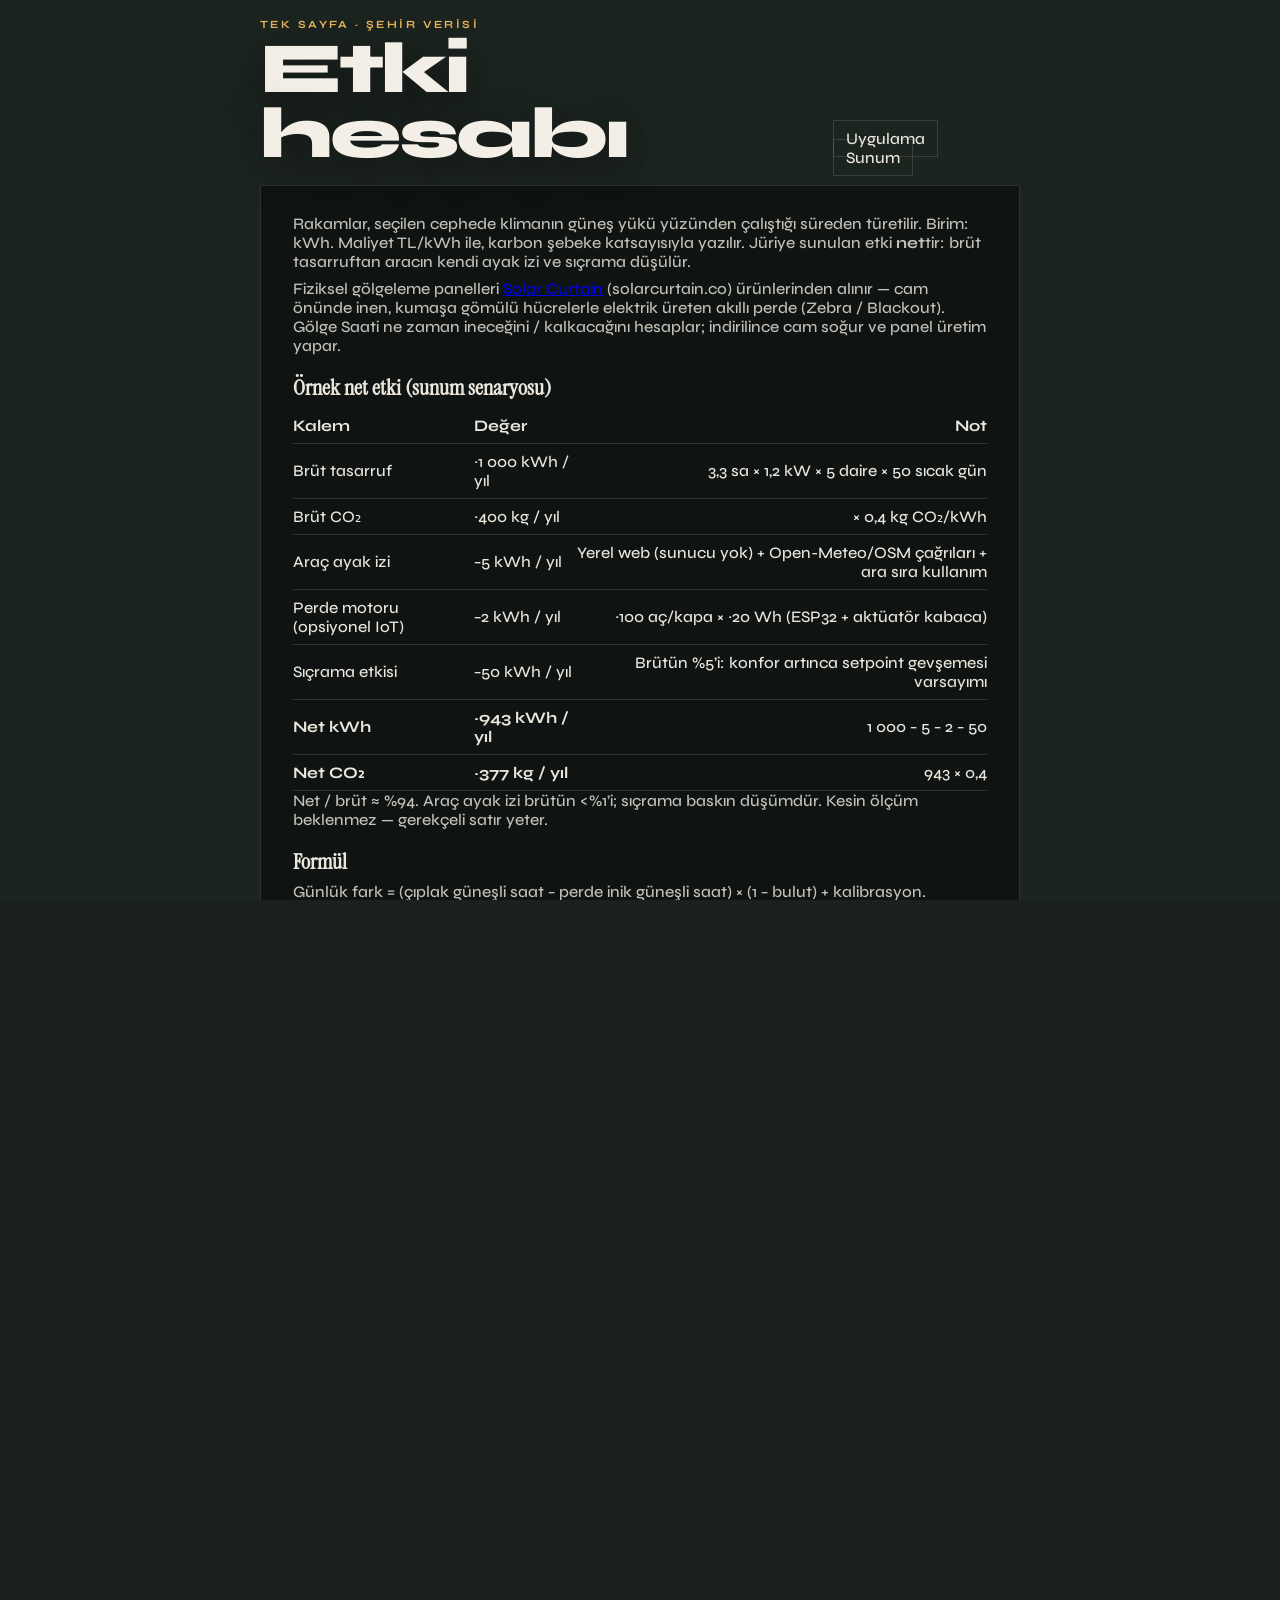
<file: etki.html>
<!DOCTYPE html>
<html lang="tr">
<head>
  <meta charset="utf-8">
  <meta name="viewport" content="width=device-width, initial-scale=1">
  <title>Gölge Saati · Etki</title>
  <link rel="stylesheet" href="css/stil.css">
</head>
<body class="kagit-sayfa">
  <header class="tepe">
    <div>
      <p class="ust">Tek sayfa · Şehir verisi</p>
      <h1>Etki hesabı</h1>
    </div>
    <nav>
      <a href="index.html">Uygulama</a>
      <a href="sunum.html">Sunum</a>
    </nav>
  </header>
  <article class="sayfa">
    <p>Rakamlar, seçilen cephede klimanın güneş yükü yüzünden çalıştığı süreden türetilir. Birim: kWh. Maliyet TL/kWh ile, karbon şebeke katsayısıyla yazılır. Jüriye sunulan etki <strong>net</strong>tir: brüt tasarruftan aracın kendi ayak izi ve sıçrama düşülür.</p>
    <p>Fiziksel gölgeleme panelleri <a href="https://solarcurtain.co" target="_blank" rel="noopener noreferrer">Solar Curtain</a> (solarcurtain.co) ürünlerinden alınır — cam önünde inen, kumaşa gömülü hücrelerle elektrik üreten akıllı perde (Zebra / Blackout). Gölge Saati ne zaman ineceğini / kalkacağını hesaplar; indirilince cam soğur ve panel üretim yapar.</p>

    <h2>Örnek net etki (sunum senaryosu)</h2>
    <table>
      <thead>
        <tr><th>Kalem</th><th>Değer</th><th>Not</th></tr>
      </thead>
      <tbody>
        <tr><td>Brüt tasarruf</td><td>~1&nbsp;000 kWh / yıl</td><td>3,3 sa × 1,2 kW × 5 daire × 50 sıcak gün</td></tr>
        <tr><td>Brüt CO₂</td><td>~400 kg / yıl</td><td>× 0,4 kg CO₂/kWh</td></tr>
        <tr><td>Araç ayak izi</td><td>−5 kWh / yıl</td><td>Yerel web (sunucu yok) + Open-Meteo/OSM çağrıları + ara sıra kullanım</td></tr>
        <tr><td>Perde motoru (opsiyonel IoT)</td><td>−2 kWh / yıl</td><td>~100 aç/kapa × ~20 Wh (ESP32 + aktüatör kabaca)</td></tr>
        <tr><td>Sıçrama etkisi</td><td>−50 kWh / yıl</td><td>Brütün %5’i: konfor artınca setpoint gevşemesi varsayımı</td></tr>
        <tr><td><strong>Net kWh</strong></td><td><strong>~943 kWh / yıl</strong></td><td>1&nbsp;000 − 5 − 2 − 50</td></tr>
        <tr><td><strong>Net CO₂</strong></td><td><strong>~377 kg / yıl</strong></td><td>943 × 0,4</td></tr>
      </tbody>
    </table>
    <p>Net / brüt ≈ %94. Araç ayak izi brütün &lt;%1’i; sıçrama baskın düşümdür. Kesin ölçüm beklenmez — gerekçeli satır yeter.</p>

    <h2>Formül</h2>
    <p>Günlük fark = (çıplak güneşli saat − perde inik güneşli saat) × (1 − bulut) + kalibrasyon.</p>
    <p>Yıllık brüt kWh = Σ (günlük fark × klima kW × daire × ayın efektif sıcak günü × SHGC/0,65).</p>
    <p>Net kWh = brüt − araç_kWh − motor_kWh − (brüt × sıçrama_oranı).</p>
    <p>Net CO₂ (kg) = net kWh × CO₂ katsayısı (varsayılan 0,4 kg/kWh). TL ≈ net kWh × elektrik fiyatı.</p>
    <p>Efektif sıcak günler = ayın gün sayısı × iklim ağırlığı (haz–eyl yüksek, kış sıfıra yakın). Geri ödeme = yatırım TL ÷ yıllık TL tasarrufu.</p>

    <h2>Kaynaklar</h2>
    <ul>
      <li><strong>Güneş konumu</strong> — astronomik deklinasyon + saat açısı; seçilen enlem/boylam (İstanbul varsayılan).</li>
      <li><strong>Sıcak gün takvimi</strong> — İstanbul yazına göre basitleştirilmiş ay ağırlıkları (MGM iklim normallerine yakın yaklaşım; ölçüm değil).</li>
      <li><strong>Klima kW / daire</strong> — senaryo varsayımı; uygulamada düzenlenir (sunum örneği: 1,2 kW × 5 daire).</li>
      <li><strong>CO₂ katsayısı</strong> — varsayılan <strong>0,4 kg CO₂/kWh</strong> (400 g/kWh). Türkiye şebeke elektriği için uluslararası tablolarda sık görülen ~0,35–0,45 kg bandının ortası; Ember / Our World in Data ülke elektrik yoğunluğu ve EEA elektrik emisyon faktörü yaklaşımlarıyla uyumlu kabaca değer. Uygulamada değiştirilebilir; hangi tabloyu kullandığınızı yazmanız yeterli (vaka metni).</li>
      <li><strong>Cam SHGC</strong> — tipik cam tipi tablosu (Low-E / çift / tek).</li>
      <li><strong>Bina kütlesi</strong> — OpenStreetMap / Overpass (İş Kuleleri ve seçilen cephe).</li>
      <li><strong>Dış hava</strong> — Open-Meteo anlık sıcaklık.</li>
      <li><strong>Araç ayak izi</strong> — istemci tarafı uygulama; kalıcı bulut modeli yok. API çağrıları düşük frekans.</li>
      <li><strong>Sıçrama</strong> — %5 varsayım (kazanımın bir kısmının konfor/setpoint ile geri alınması); gerekçeli kabaca tahmin.</li>
    </ul>

    <h2>Gölge modeli</h2>
    <p>Güneş yüksekliği ve azimutu seçilen enleme göredir. Cam, güneş cephe önündeyse ve perde pencere yüksekliğinin yarısından azını örtüyorsa güneşli sayılır. Engel ufku, komşu binanın güneşi kestiği minimum yükseklik açısıdır.</p>
    <h2>Uygulamada</h2>
    <p>Bina senaryosu, perde gölge eşdeğeri, pencere, cephe azimutu, daire, kW, enlem, engel, bulut, kalibrasyon, elektrik fiyatı ve yatırım tutarı düzenlenebilir. Ölçülen sıcak saat girilirse kalibrasyon otomatik ayarlanır. Panelde brüt ve net kWh/CO₂ birlikte görünür. CSV ve PDF rapora net satırlar yazılır.</p>
    <h2>Varsayımlar</h2>
    <p>3B sahne İş Kuleleri OSM referansıdır. Diğer senaryolar sayısal modeldir. Bulut katsayısı basitleştirilmiş kayıptır. Gerçek fatura doğrulaması için kalibrasyon alanını kullanın. Şişirilmemiş örnek: brüt ~1&nbsp;000 kWh / 400&nbsp;kg → net ~943 kWh / 377&nbsp;kg.</p>
  </article>
</body>
</html>
</file>
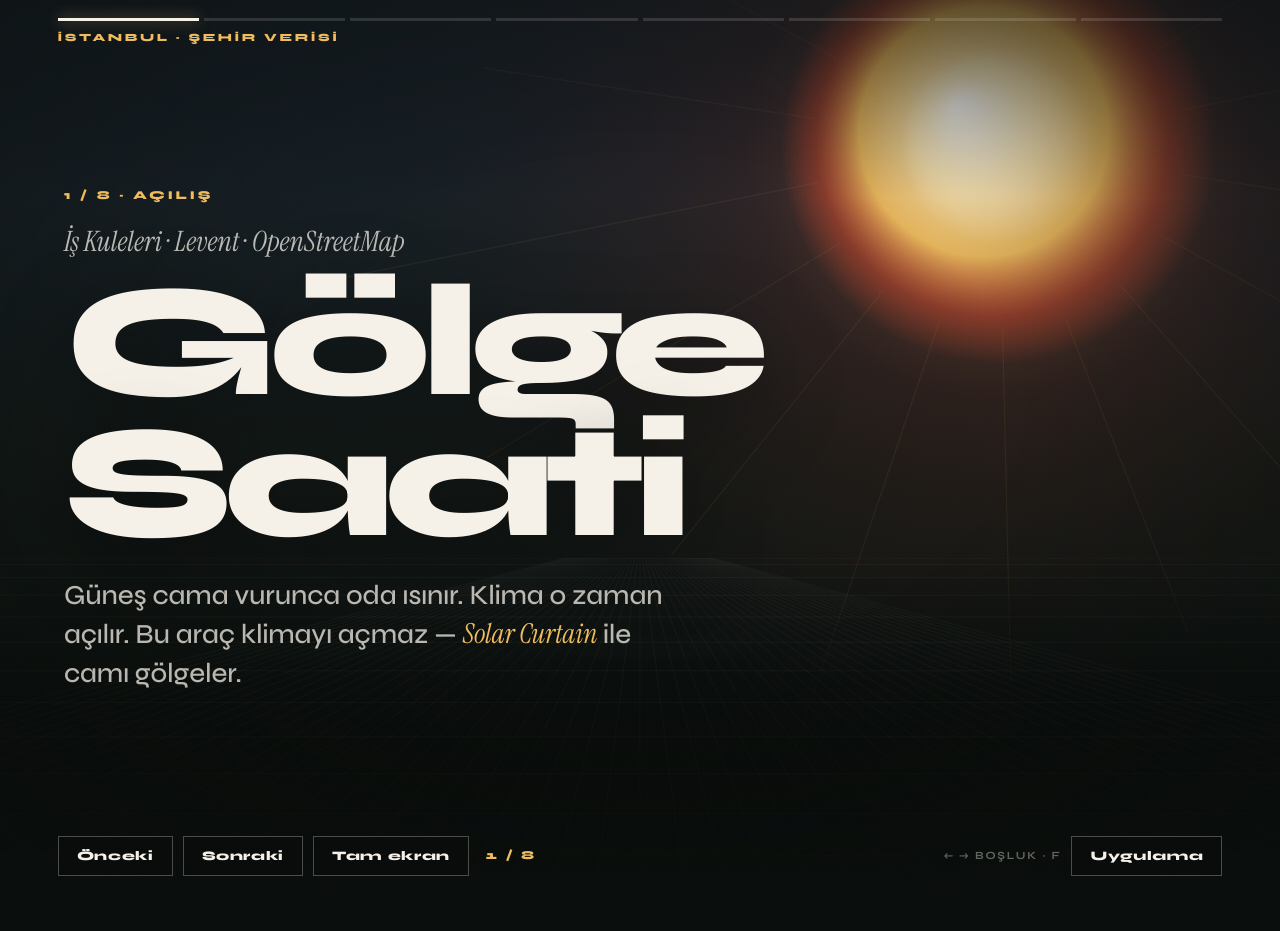
<file: sunum.html>
<!DOCTYPE html>
<html lang="tr">
<head>
  <meta charset="utf-8">
  <meta name="viewport" content="width=device-width, initial-scale=1, viewport-fit=cover">
  <meta name="color-scheme" content="dark">
  <title>Gölge Saati · Sunum</title>
  <link rel="stylesheet" href="css/sunum.css">
</head>
<body class="mod-acilis">
  <canvas id="sahneCanvas" aria-hidden="true"></canvas>
  <div class="grain" aria-hidden="true"></div>
  <div class="vignette" aria-hidden="true"></div>

  <p class="marka-kose">İstanbul · Şehir verisi</p>
  <div class="serit" id="serit" style="--slayt-sayisi: 8"></div>

  <section class="slayt aktif" data-mod="acilis">
    <p class="no reveal">1 / 8 · Açılış</p>
    <p class="eyebrow reveal reveal-d1">İş Kuleleri · Levent · OpenStreetMap</p>
    <h1 class="hero-marka reveal reveal-d2">Gölge<br>Saati</h1>
    <p class="lead reveal reveal-d3">Güneş cama vurunca oda ısınır. Klima o zaman açılır. Bu araç klimayı açmaz — <span class="vurgu">Solar Curtain</span> ile camı gölgeler.</p>
  </section>

  <section class="slayt" data-mod="gece">
    <p class="no reveal">2 / 8 · Problem</p>
    <h1 class="reveal reveal-d1">Kızaran cam, batı cephesindedir.</h1>
    <p class="lead reveal reveal-d2">Öğleden sonra güneş alçalır. Perdesiz camdan içeri süzülür. Saat 14.30’da cam kızarır; klima tetiklenir.</p>
  </section>

  <section class="slayt" data-mod="acilis">
    <p class="no reveal">3 / 8 · Yaklaşım</p>
    <h1 class="reveal reveal-d1">Herkes aynı cepheye bakar.</h1>
    <p class="lead reveal reveal-d2">Girdi: yön, güneş açısı, perde örtüsü. Kişinin kliması kaydedilmez. Şehir verisi, bireysel iz sürmez.</p>
    <div class="adimlar reveal reveal-d3">
      <div class="adim"><b>01</b><p>OpenStreetMap’ten gerçek bina kütlesi</p></div>
      <div class="adim"><b>02</b><p>İstanbul enleminde güneş yüksekliği + azimut</p></div>
      <div class="adim"><b>03</b><p>Solar Curtain paneli → gölge payı → klima saati (+ kWh üretim)</p></div>
    </div>
  </section>

  <section class="slayt" data-mod="demo">
    <p class="no reveal">4 / 8 · Keşif</p>
    <h1 class="reveal reveal-d1">Üçüncü sütunda perde yok.</h1>
    <p class="lead reveal reveal-d2">Yan sütunlarda 80 cm balkon var. Güneş onları keser. Üçüncü sütun açıkta kalır — deney burada başlar.</p>
    <div class="karsilastir reveal reveal-d3">
      <div class="kutu soguk"><em>Yan sütun</em><strong>80 cm</strong></div>
      <div class="vs">→</div>
      <div class="kutu sicak"><em>Hedef sütun</em><strong>5 cm</strong></div>
    </div>
  </section>

  <section class="slayt" data-mod="acilis">
    <p class="no reveal">5 / 8 · Neden dijital</p>
    <h1 class="reveal reveal-d1">Kızaran cam aya göre yer değiştirir.</h1>
    <p class="lead reveal reveal-d2">Haziranın saati, ağustosun saati değildir. Statik afiş bu pencereyi seçemez. Dijital araç, güneşi saate kilitler.</p>
  </section>

  <section class="slayt" data-mod="etki">
    <p class="no reveal">6 / 8 · Etki</p>
    <h1 class="reveal reveal-d1">Ölçülebilir net etki.</h1>
    <p class="lead reveal reveal-d2">Kaynak: klima saati. Birim: kWh ve kg CO₂. Jüriye <span class="vurgu">net</span> veriyoruz.</p>
    <p class="formül reveal reveal-d2">
      Yıllık brüt = günlük fark × 1,2&nbsp;kW × 5 daire × 50 sıcak gün
      <span>·</span>
      Net = brüt − ayak izi − sıçrama
    </p>
    <div class="rakamlar reveal reveal-d3">
      <div class="rakam">
        <strong data-count="3.3" data-suffix=" sa">0</strong>
        <span>Günlük fark</span>
        <em class="rakam-alt">Güneş/perde modeli · İstanbul</em>
      </div>
      <div class="rakam rakam-net">
        <strong data-count="943" data-suffix=" kWh">0</strong>
        <span>Net / yıl</span>
        <em class="rakam-alt">Brüt 1&nbsp;000 − 57</em>
      </div>
      <div class="rakam rakam-net">
        <strong data-count="377" data-suffix=" kg">0</strong>
        <span>Net CO₂</span>
        <em class="rakam-alt">× 0,4 kg/kWh</em>
      </div>
    </div>
    <div class="etki-akis reveal reveal-d4">
      <div class="akis-adim">
        <span class="akis-etiket">Brüt</span>
        <strong>~1&nbsp;000 kWh</strong>
        <p>3,3 × 1,2 × 5 × 50</p>
      </div>
      <div class="akis-ok" aria-hidden="true">→</div>
      <div class="akis-adim dusum">
        <span class="akis-etiket">Ayak izi</span>
        <strong>−7 kWh</strong>
        <p>Yerel web + API + IoT</p>
      </div>
      <div class="akis-ok" aria-hidden="true">→</div>
      <div class="akis-adim dusum">
        <span class="akis-etiket">Sıçrama</span>
        <strong>−50 kWh</strong>
        <p>%5 konfor varsayımı</p>
      </div>
      <div class="akis-ok" aria-hidden="true">→</div>
      <div class="akis-adim sonuc">
        <span class="akis-etiket">Net</span>
        <strong>~943 kWh</strong>
        <p>~377 kg CO₂ · %94 kalır</p>
      </div>
    </div>
  </section>

  <section class="slayt" data-mod="acilis">
    <p class="no reveal">7 / 8 · Dürüstlük</p>
    <h1 class="reveal reveal-d1">Örnek cephe. Şişirilmedi.</h1>
    <p class="lead reveal reveal-d2">Kadıköy’de ölçülmüş bir bina değil. Varsayımlar açık; net hâlâ pozitif.</p>
    <div class="adimlar reveal reveal-d3">
      <div class="adim"><b>CO₂</b><p>0,4 kg/kWh · Ember / OWID / EEA bandı ~0,35–0,45</p></div>
      <div class="adim"><b>Araç</b><p>Yerel istemci · kalıcı sunucu yok · &lt;%1 brüt</p></div>
      <div class="adim"><b>Detay</b><p>etki.html · adım adım formül ve kaynaklar</p></div>
    </div>
  </section>

  <section class="slayt slayt-foto" data-mod="demo">
    <div class="slayt-foto-zemin" aria-hidden="true">
      <img src="img/sacak-cam.webp" alt="Solar Curtain — elektrik üreten akıllı perde panelleri" width="1600" height="1067">
    </div>
    <div class="slayt-foto-icerik">
      <p class="no reveal">8 / 8 · Demo</p>
      <h1 class="reveal reveal-d1">Saati 14.30’a getirin.</h1>
      <p class="lead reveal reveal-d2">Üçüncü sütun kızarır. <span class="vurgu">Solar Curtain</span> panelini indirin — cam soğur, gölge uzar, derece düşer; perde aynı anda elektrik üretir.</p>
      <a class="cta reveal reveal-d3" href="index.html">Uygulamayı aç <span>→</span></a>
      <p class="foto-kredi reveal reveal-d4">
        Paneller:
        <a href="https://solarcurtain.co" target="_blank" rel="noopener noreferrer">solarcurtain.co</a>
        · Türkiye’de üretilen elektrik üreten akıllı perde
      </p>
    </div>
  </section>

  <div class="kontroller">
    <button type="button" id="onceki">Önceki</button>
    <button type="button" id="sonraki">Sonraki</button>
    <button type="button" id="tamEkran" title="Tam ekran (F)">Tam ekran</button>
    <span id="sayac">1 / 8</span>
    <span class="ipucu-klavye">← → boşluk · F</span>
    <a href="index.html">Uygulama</a>
  </div>

  <script>
    (function () {
      var canvas = document.getElementById("sahneCanvas");
      var ctx = canvas.getContext("2d", { alpha: false, desynchronized: true });
      var dpr = 1;
      var w = 0, h = 0;
      var t0 = performance.now();
      var mod = "acilis";
      var gunesHedef = { x: 0.78, y: 0.18, r: 0.22, a: 0.9 };
      var gunesAnlik = { x: 0.78, y: 0.18, r: 0.22, a: 0.9 };
      var etki = 0;
      var etkiHedef = 0;
      var raf = 0;

      var MODLAR = {
        acilis: { x: 0.78, y: 0.16, r: 0.24, a: 0.92 },
        gece:   { x: 0.72, y: 0.62, r: 0.12, a: 0.28 },
        demo:   { x: 0.8,  y: 0.2,  r: 0.26, a: 1.0 },
        etki:   { x: 0.7,  y: 0.12, r: 0.18, a: 0.22 }
      };

      function boyutla() {
        dpr = Math.min(Math.max(window.devicePixelRatio || 1, 1), 3);
        var vv = window.visualViewport;
        w = Math.round((vv && vv.width) || window.innerWidth);
        h = Math.round((vv && vv.height) || window.innerHeight);
        canvas.width = Math.round(w * dpr);
        canvas.height = Math.round(h * dpr);
        canvas.style.width = w + "px";
        canvas.style.height = h + "px";
        ctx.setTransform(dpr, 0, 0, dpr, 0, 0);
      }

      function tamEkranAktif() {
        return !!(document.fullscreenElement || document.webkitFullscreenElement || document.msFullscreenElement);
      }

      function tamEkranaGir() {
        var el = document.documentElement;
        var req = el.requestFullscreen || el.webkitRequestFullscreen || el.webkitRequestFullScreen || el.msRequestFullscreen;
        if (!req) return Promise.reject(new Error("unsupported"));
        return Promise.resolve(req.call(el)).catch(function () {
          /* Safari: bazen document.body gerekir */
          var reqBody = document.body.requestFullscreen || document.body.webkitRequestFullscreen;
          if (reqBody) return reqBody.call(document.body);
        });
      }

      function tamEkrandanCik() {
        var exit = document.exitFullscreen || document.webkitExitFullscreen || document.webkitCancelFullScreen || document.msExitFullscreen;
        if (exit) return Promise.resolve(exit.call(document));
        return Promise.resolve();
      }

      function tamEkranToggle() {
        if (tamEkranAktif()) tamEkrandanCik();
        else tamEkranaGir();
      }

      function tamEkranEtiket() {
        var btn = document.getElementById("tamEkran");
        if (!btn) return;
        btn.textContent = tamEkranAktif() ? "Çık" : "Tam ekran";
        btn.setAttribute("aria-pressed", tamEkranAktif() ? "true" : "false");
      }

      function lerp(a, b, t) { return a + (b - a) * t; }

      function cizGokyuzu() {
        var g = ctx.createLinearGradient(0, 0, 0, h);
        if (etki > 0.5) {
          g.addColorStop(0, "#f6f1e8");
          g.addColorStop(0.45, "#e8dcc8");
          g.addColorStop(1, "#d4c4ae");
        } else {
          g.addColorStop(0, "#1a2430");
          g.addColorStop(0.5, "#121816");
          g.addColorStop(1, "#0a0e0c");
        }
        ctx.fillStyle = g;
        ctx.fillRect(0, 0, w, h);

        var gx = gunesAnlik.x * w;
        var gy = gunesAnlik.y * h;
        var R = Math.min(w, h) * gunesAnlik.r;

        var halo = ctx.createRadialGradient(gx, gy, R * 0.1, gx, gy, R * 3.2);
        if (etki > 0.5) {
          halo.addColorStop(0, "rgba(239,188,94," + (0.18 * gunesAnlik.a) + ")");
          halo.addColorStop(0.45, "rgba(239,188,94,0.05)");
          halo.addColorStop(1, "rgba(239,188,94,0)");
        } else {
          halo.addColorStop(0, "rgba(239,188,94," + (0.45 * gunesAnlik.a) + ")");
          halo.addColorStop(0.35, "rgba(226,74,46," + (0.12 * gunesAnlik.a) + ")");
          halo.addColorStop(1, "rgba(10,14,12,0)");
        }
        ctx.fillStyle = halo;
        ctx.fillRect(0, 0, w, h);
      }

      function cizGunes(now) {
        var gx = gunesAnlik.x * w;
        var gy = gunesAnlik.y * h;
        var pulse = 1 + Math.sin(now * 0.0012) * 0.025;
        var R = Math.min(w, h) * gunesAnlik.r * pulse;
        var a = gunesAnlik.a;

        ctx.save();
        ctx.globalAlpha = a;

        var i, ang, len;
        ctx.strokeStyle = "rgba(239,188,94,0.08)";
        ctx.lineWidth = 1.25;
        for (i = 0; i < 18; i++) {
          ang = (i / 18) * Math.PI * 2 + now * 0.00008;
          len = R * (2.4 + (i % 3) * 0.35);
          ctx.beginPath();
          ctx.moveTo(gx + Math.cos(ang) * R * 0.85, gy + Math.sin(ang) * R * 0.85);
          ctx.lineTo(gx + Math.cos(ang) * len, gy + Math.sin(ang) * len);
          ctx.stroke();
        }

        var glow = ctx.createRadialGradient(gx - R * 0.15, gy - R * 0.15, R * 0.05, gx, gy, R);
        glow.addColorStop(0, "#fff8e8");
        glow.addColorStop(0.25, "#ffe4a8");
        glow.addColorStop(0.55, "#efbc5e");
        glow.addColorStop(0.8, "rgba(226,74,46,0.45)");
        glow.addColorStop(1, "rgba(226,74,46,0)");
        ctx.fillStyle = glow;
        ctx.beginPath();
        ctx.arc(gx, gy, R, 0, Math.PI * 2);
        ctx.fill();

        var core = ctx.createRadialGradient(gx - R * 0.2, gy - R * 0.2, 0, gx, gy, R * 0.45);
        core.addColorStop(0, "rgba(255,255,255,0.95)");
        core.addColorStop(0.5, "rgba(255,243,208,0.55)");
        core.addColorStop(1, "rgba(255,243,208,0)");
        ctx.fillStyle = core;
        ctx.beginPath();
        ctx.arc(gx, gy, R * 0.45, 0, Math.PI * 2);
        ctx.fill();
        ctx.restore();
      }

      function cizZemin() {
        var y0 = h * 0.62;
        var g = ctx.createLinearGradient(0, y0, 0, h);
        if (etki > 0.5) {
          g.addColorStop(0, "rgba(246,241,232,0)");
          g.addColorStop(0.35, "rgba(232,220,200,0.55)");
          g.addColorStop(1, "#d4c4ae");
        } else {
          g.addColorStop(0, "rgba(10,14,12,0)");
          g.addColorStop(0.35, "rgba(10,14,12,0.75)");
          g.addColorStop(1, "#0a0e0c");
        }
        ctx.fillStyle = g;
        ctx.fillRect(0, y0, w, h - y0);

        ctx.save();
        ctx.beginPath();
        ctx.rect(0, y0, w, h - y0);
        ctx.clip();
        ctx.strokeStyle = etki > 0.5 ? "rgba(28,25,20,0.06)" : "rgba(246,241,232,0.035)";
        ctx.lineWidth = 1;
        var step = Math.max(36, w / 40);
        var i, x;
        for (i = -10; i < 50; i++) {
          x = w * 0.5 + (i - 20) * step * 1.4;
          ctx.beginPath();
          ctx.moveTo(w * 0.5, y0 - 20);
          ctx.lineTo(x, h + 40);
          ctx.stroke();
        }
        var row;
        for (row = 0; row < 12; row++) {
          var yy = y0 + Math.pow(row / 12, 1.6) * (h - y0);
          ctx.beginPath();
          ctx.moveTo(0, yy);
          ctx.lineTo(w, yy);
          ctx.stroke();
        }
        ctx.restore();
      }

      function cizSis() {
        var ust = ctx.createLinearGradient(0, 0, 0, h * 0.22);
        ust.addColorStop(0, etki > 0.5 ? "rgba(246,241,232,0.35)" : "rgba(10,14,12,0.45)");
        ust.addColorStop(1, "rgba(0,0,0,0)");
        ctx.fillStyle = ust;
        ctx.fillRect(0, 0, w, h * 0.22);

        var alt = ctx.createLinearGradient(0, h * 0.72, 0, h);
        alt.addColorStop(0, "rgba(0,0,0,0)");
        alt.addColorStop(1, etki > 0.5 ? "rgba(212,196,174,0.55)" : "rgba(10,14,12,0.8)");
        ctx.fillStyle = alt;
        ctx.fillRect(0, h * 0.72, w, h * 0.28);
      }

      function kare(now) {
        raf = requestAnimationFrame(kare);
        var hedef = MODLAR[mod] || MODLAR.acilis;
        gunesAnlik.x = lerp(gunesAnlik.x, hedef.x, 0.045);
        gunesAnlik.y = lerp(gunesAnlik.y, hedef.y, 0.045);
        gunesAnlik.r = lerp(gunesAnlik.r, hedef.r, 0.045);
        gunesAnlik.a = lerp(gunesAnlik.a, hedef.a, 0.05);
        etki = lerp(etki, etkiHedef, 0.05);

        cizGokyuzu();
        cizGunes(now);
        cizZemin();
        cizSis();
      }

      function setMod(m) {
        mod = m || "acilis";
        etkiHedef = mod === "etki" ? 1 : 0;
        gunesHedef = MODLAR[mod] || MODLAR.acilis;
      }

      window.addEventListener("resize", boyutla);
      if (window.visualViewport) window.visualViewport.addEventListener("resize", boyutla);
      ["fullscreenchange", "webkitfullscreenchange", "MSFullscreenChange"].forEach(function (ev) {
        document.addEventListener(ev, function () {
          tamEkranEtiket();
          setTimeout(boyutla, 50);
        });
      });
      boyutla();
      raf = requestAnimationFrame(kare);

      var slaytlar = Array.prototype.slice.call(document.querySelectorAll(".slayt"));
      var serit = document.getElementById("serit");
      var sayac = document.getElementById("sayac");
      var sira = 0;

      slaytlar.forEach(function () { serit.appendChild(document.createElement("i")); });
      var cizgiler = serit.querySelectorAll("i");

      function easeOut(t) { return 1 - Math.pow(1 - t, 3); }

      function sayRakamlar(slayt) {
        var nodes = slayt.querySelectorAll("[data-count]");
        if (!nodes.length) return;
        nodes.forEach(function (el) {
          var hedef = Number(el.getAttribute("data-count"));
          var suffix = el.getAttribute("data-suffix") || "";
          var bas = performance.now();
          var sure = 1200;
          function tick(now) {
            var t = Math.min(1, (now - bas) / sure);
            var v = hedef * easeOut(t);
            if (hedef % 1 !== 0) el.textContent = v.toFixed(1).replace(".", ",") + suffix;
            else el.textContent = Math.round(v).toLocaleString("tr-TR") + suffix;
            if (t < 1) requestAnimationFrame(tick);
          }
          requestAnimationFrame(tick);
        });
      }

      function goster(n) {
        sira = (n + slaytlar.length) % slaytlar.length;
        var aktif = slaytlar[sira];
        setMod(aktif.getAttribute("data-mod") || "acilis");
        document.body.className = "mod-" + (aktif.getAttribute("data-mod") || "acilis");

        slaytlar.forEach(function (el, i) {
          el.classList.toggle("aktif", i === sira);
        });
        cizgiler.forEach(function (el, i) {
          el.classList.toggle("dolu", i < sira);
          el.classList.toggle("simdi", i === sira);
        });
        sayac.textContent = (sira + 1) + " / " + slaytlar.length;

        if (aktif.querySelector("[data-count]")) {
          aktif.querySelectorAll("[data-count]").forEach(function (el) { el.textContent = "0"; });
          setTimeout(function () { sayRakamlar(aktif); }, 240);
        }
      }

      document.getElementById("onceki").addEventListener("click", function () { goster(sira - 1); });
      document.getElementById("sonraki").addEventListener("click", function () { goster(sira + 1); });
      document.getElementById("tamEkran").addEventListener("click", function () { tamEkranToggle(); });
      document.addEventListener("keydown", function (e) {
        if (e.target.closest && e.target.closest("a, button, input, textarea")) return;
        if ((e.key === "f" || e.key === "F") && !e.metaKey && !e.ctrlKey && !e.altKey) {
          e.preventDefault();
          tamEkranToggle();
          return;
        }
        if (e.key === "ArrowRight" || e.key === " " || e.key === "PageDown") {
          e.preventDefault();
          goster(sira + 1);
        }
        if (e.key === "ArrowLeft" || e.key === "PageUp") {
          e.preventDefault();
          goster(sira - 1);
        }
      });

      var dokunX = 0;
      document.addEventListener("touchstart", function (e) {
        dokunX = e.changedTouches[0].screenX;
      }, { passive: true });
      document.addEventListener("touchend", function (e) {
        var dx = e.changedTouches[0].screenX - dokunX;
        if (Math.abs(dx) < 50) return;
        goster(sira + (dx < 0 ? 1 : -1));
      }, { passive: true });

      goster(0);
    })();
  </script>
</body>
</html>
</file>
<file: css/stil.css>
@font-face {
  font-family: "Syne";
  font-style: normal;
  font-weight: 500;
  font-display: swap;
  src: url("../fonts/syne-500.ttf") format("truetype");
}
@font-face {
  font-family: "Syne";
  font-style: normal;
  font-weight: 700;
  font-display: swap;
  src: url("../fonts/syne-700.ttf") format("truetype");
}
@font-face {
  font-family: "Syne";
  font-style: normal;
  font-weight: 800;
  font-display: swap;
  src: url("../fonts/syne-800.ttf") format("truetype");
}
@font-face {
  font-family: "Instrument Serif";
  font-style: normal;
  font-weight: 400;
  font-display: swap;
  src: url("../fonts/instrument-serif.ttf") format("truetype");
}
@font-face {
  font-family: "Instrument Serif";
  font-style: italic;
  font-weight: 400;
  font-display: swap;
  src: url("../fonts/instrument-serif-italic.ttf") format("truetype");
}

:root {
  --murekkep: #0e1210;
  --soluk: #8a948c;
  --cam: rgba(14, 18, 16, 0.72);
  --cizgi: rgba(232, 224, 208, 0.14);
  --sicak: #e24a2e;
  --gunes: #e8b45a;
  --yazi: "Instrument Serif", "Iowan Old Style", Georgia, serif;
  --duz: "Syne", "Avenir Next", "Segoe UI", sans-serif;
  --metin: #ebe6dc;
}

* { box-sizing: border-box; }

html, body {
  margin: 0;
  height: 100%;
  overflow: hidden;
  background: #1a211e;
  color: var(--metin);
  font-family: var(--duz);
  -webkit-font-smoothing: antialiased;
  -moz-osx-font-smoothing: grayscale;
  text-rendering: optimizeLegibility;
}

button, input { font: inherit; color: inherit; }
button { cursor: pointer; }

.sahne-kok {
  position: fixed;
  inset: 0;
  z-index: 0;
  background:
    radial-gradient(ellipse at 70% 20%, #3a2a18 0%, transparent 45%),
    linear-gradient(180deg, #1a2430 0%, #1a211e 55%, #121816 100%);
}

.sahne-kok canvas {
  display: block;
  width: 100% !important;
  height: 100% !important;
}

.sis {
  position: fixed;
  left: 0;
  right: 0;
  z-index: 1;
  pointer-events: none;
}

.sis-ust {
  top: 0;
  height: 140px;
  background: linear-gradient(180deg, rgba(10, 14, 12, 0.72), transparent);
}

.sis-alt {
  bottom: 0;
  height: 120px;
  background: linear-gradient(0deg, rgba(10, 14, 12, 0.55), transparent);
}

.marka {
  position: fixed;
  top: 28px;
  left: 32px;
  z-index: 5;
  max-width: min(520px, calc(100vw - 420px));
  animation: markaGir 1.1s cubic-bezier(0.22, 1, 0.36, 1) both;
}

.ust {
  margin: 0;
  font-size: 11px;
  font-weight: 700;
  letter-spacing: 0.22em;
  text-transform: uppercase;
  color: var(--gunes);
}

h1 {
  margin: 6px 0 0;
  font-family: var(--duz);
  font-size: clamp(42px, 6vw, 72px);
  font-weight: 800;
  letter-spacing: -0.045em;
  line-height: 0.9;
  color: #f4efe6;
  text-shadow: 0 10px 40px rgba(0, 0, 0, 0.45);
}

.marka-alt {
  margin: 10px 0 0;
  font-family: var(--yazi);
  font-style: italic;
  font-size: clamp(15px, 1.6vw, 18px);
  line-height: 1.25;
  color: rgba(235, 230, 220, 0.72);
  max-width: 100%;
  display: -webkit-box;
  -webkit-box-orient: vertical;
  -webkit-line-clamp: 2;
  line-clamp: 2;
  overflow: hidden;
}

.ust-nav {
  position: fixed;
  top: 28px;
  right: 32px;
  z-index: 5;
  display: flex;
  gap: 8px;
  align-items: center;
  animation: markaGir 1.1s 0.1s cubic-bezier(0.22, 1, 0.36, 1) both;
}

.nav-demo {
  border: 1px solid rgba(232, 180, 90, 0.5);
  background: rgba(232, 180, 90, 0.18);
  padding: 8px 12px;
  font-size: 11px;
  font-weight: 800;
  letter-spacing: 0.06em;
  color: #f4efe6;
}

.ust-nav a {
  color: var(--metin);
  text-decoration: none;
  border: 1px solid var(--cizgi);
  background: rgba(14, 18, 16, 0.45);
  backdrop-filter: blur(12px);
  -webkit-backdrop-filter: blur(12px);
  padding: 10px 14px;
  font-size: 13px;
  font-weight: 700;
  letter-spacing: 0.04em;
}

.hud-gunes {
  position: fixed;
  left: 32px;
  bottom: 28px;
  z-index: 5;
  margin: 0;
  font-size: 12px;
  font-weight: 700;
  letter-spacing: 0.12em;
  text-transform: uppercase;
  color: rgba(235, 230, 220, 0.7);
  animation: markaGir 1s 0.25s cubic-bezier(0.22, 1, 0.36, 1) both;
}

.hud-durum {
  position: fixed;
  left: 32px;
  bottom: 52px;
  z-index: 5;
  margin: 0;
  padding: 6px 12px;
  font-size: 11px;
  font-weight: 800;
  letter-spacing: 0.14em;
  text-transform: uppercase;
  color: #f4efe6;
  background: rgba(14, 18, 16, 0.55);
  border: 1px solid var(--cizgi);
  backdrop-filter: blur(10px);
  -webkit-backdrop-filter: blur(10px);
  animation: markaGir 1s 0.2s cubic-bezier(0.22, 1, 0.36, 1) both;
}

.hud-durum.aktif {
  color: var(--murekkep);
  background: #e8b45a;
  border-color: #e8b45a;
  box-shadow: 0 0 24px rgba(232, 180, 90, 0.35);
}

.legend {
  position: relative;
  left: auto;
  top: auto;
  z-index: 1;
  display: grid;
  gap: 6px;
  margin-top: 16px;
  animation: none;
}

.leg {
  display: inline-flex;
  align-items: center;
  gap: 8px;
  font-size: 11px;
  font-weight: 700;
  letter-spacing: 0.08em;
  text-transform: uppercase;
  color: rgba(235, 230, 220, 0.65);
}

.leg::before {
  content: "";
  width: 10px;
  height: 10px;
  border-radius: 2px;
  box-shadow: 0 0 12px currentColor;
}

.leg-soguk::before { background: #78aec2; color: #78aec2; }
.leg-ilik::before { background: #f2bc62; color: #f2bc62; }
.leg-sicak::before { background: #ff4a28; color: #ff4a28; }

body.sacak-aktif .sacak-dugme[aria-pressed="true"] {
  box-shadow: 0 0 0 1px rgba(232, 180, 90, 0.4), 0 12px 40px rgba(232, 180, 90, 0.18);
}

body.sacak-gerekli .sacak-dugme {
  animation: sacakNabiz 1.4s ease-in-out infinite;
}

body.sacak-gerekli .hud-durum {
  color: var(--gunes);
  border-color: rgba(232, 180, 90, 0.5);
}

@keyframes sacakNabiz {
  0%, 100% { box-shadow: 0 0 0 1px rgba(232, 180, 90, 0.35); }
  50% { box-shadow: 0 0 0 2px rgba(232, 180, 90, 0.7), 0 0 24px rgba(232, 180, 90, 0.25); }
}

.hava { display: grid; gap: 6px; }

.ble-durum {
  margin: 10px 12px 0;
  font-family: var(--yazi);
  font-size: 20px;
  color: #f4efe6;
}

.ble-durum.bagli { color: var(--gunes); }

.alan.checkbox {
  display: flex;
  flex-direction: row;
  align-items: center;
  gap: 10px;
  margin: 8px 12px 10px !important;
}

.alan.checkbox input {
  width: auto;
}

.alan.checkbox span {
  text-transform: none;
  letter-spacing: 0;
  font-size: 12px;
  color: rgba(235, 230, 220, 0.85);
}

.harita {
  height: 180px;
  margin: 10px 12px;
  border: 1px solid var(--cizgi);
  background: #1a211e;
}

.harita-katman .eylemler { margin: 0 12px 8px !important; }
.harita-katman .dipnot { margin: 0 12px 10px !important; }

.kis-uyari {
  margin: 0;
  padding: 10px 12px;
  border: 1px solid rgba(126, 184, 208, 0.4);
  background: rgba(126, 184, 208, 0.1);
  color: #b9d7e4;
  font-size: 12px;
  line-height: 1.45;
}

.karsilastir {
  display: grid;
  gap: 8px;
  padding: 12px;
  border: 1px solid var(--cizgi);
  background: rgba(255, 255, 255, 0.03);
}

.karsilastir-tablo {
  width: 100%;
  border-collapse: collapse;
  font-size: 12px;
}

.karsilastir-tablo th,
.karsilastir-tablo td {
  padding: 6px 4px;
  border-bottom: 1px solid var(--cizgi);
  text-align: left;
}

.karsilastir-tablo th:not(:first-child),
.karsilastir-tablo td:not(:first-child) { text-align: right; }

.karsilastir-tablo button {
  border: 1px solid var(--cizgi);
  background: rgba(255, 255, 255, 0.05);
  padding: 4px 8px;
  font-size: 10px;
  font-weight: 800;
}

.karsilastir-tablo tr.secili td {
  color: var(--gunes);
}

.demo-perde {
  position: fixed;
  inset: 0;
  z-index: 40;
  display: grid;
  place-content: end center;
  padding: 40px;
  background: linear-gradient(180deg, transparent 40%, rgba(8, 10, 9, 0.82));
  pointer-events: none;
}

.demo-perde[hidden] { display: none !important; }

.demo-adim {
  margin: 0 0 12px;
  max-width: 720px;
  font-family: var(--yazi);
  font-size: clamp(28px, 4vw, 44px);
  line-height: 1.15;
  color: #f4efe6;
  text-align: center;
  text-shadow: 0 12px 40px rgba(0, 0, 0, 0.6);
}

.demo-perde .ikincil {
  pointer-events: auto;
  justify-self: center;
}

body.demo-aktif .panel {
  box-shadow: 0 0 0 1px rgba(232, 180, 90, 0.35), 0 30px 80px rgba(0, 0, 0, 0.45);
}

.ipuclari {
  position: fixed;
  left: 50%;
  bottom: 28px;
  transform: translateX(-50%);
  z-index: 5;
  margin: 0;
  font-size: 11px;
  letter-spacing: 0.16em;
  text-transform: uppercase;
  color: rgba(235, 230, 220, 0.45);
  pointer-events: none;
  animation: markaGir 1s 0.4s cubic-bezier(0.22, 1, 0.36, 1) both;
}

.panel {
  position: fixed;
  top: 50%;
  right: 24px;
  transform: translateY(-50%);
  z-index: 6;
  width: min(360px, calc(100vw - 28px));
  max-height: calc(100vh - 48px);
  overflow: auto;
  padding: 22px 22px 18px;
  background: var(--cam);
  border: 1px solid var(--cizgi);
  backdrop-filter: blur(18px) saturate(1.2);
  -webkit-backdrop-filter: blur(18px) saturate(1.2);
  box-shadow:
    0 30px 80px rgba(0, 0, 0, 0.45),
    inset 0 1px 0 rgba(255, 255, 255, 0.06);
  display: grid;
  gap: 12px;
  animation: panelGir 1s 0.15s cubic-bezier(0.22, 1, 0.36, 1) both;
}

.panel-ust {
  margin: 0;
  font-size: 10px;
  font-weight: 700;
  letter-spacing: 0.2em;
  text-transform: uppercase;
  color: var(--gunes);
}

.panel-baslik {
  margin: 0;
  font-family: var(--yazi);
  font-size: 28px;
  line-height: 1.05;
  letter-spacing: -0.02em;
  color: #f4efe6;
}

.panel-ozet {
  margin: 0;
  font-size: 14px;
  line-height: 1.45;
  color: rgba(235, 230, 220, 0.78);
}

.aylar {
  display: grid;
  grid-template-columns: repeat(4, 1fr);
  gap: 6px;
}

.aylar button {
  border: 1px solid var(--cizgi);
  background: rgba(255, 255, 255, 0.04);
  padding: 9px 4px;
  font-size: 12px;
  font-weight: 700;
  transition: background 0.2s ease, border-color 0.2s ease, color 0.2s ease;
}

.aylar button[aria-pressed="true"] {
  background: #f4efe6;
  color: var(--murekkep);
  border-color: #f4efe6;
}

.saat-satir {
  display: flex;
  justify-content: space-between;
  align-items: baseline;
}

.saat-satir span {
  font-size: 11px;
  letter-spacing: 0.14em;
  text-transform: uppercase;
  color: var(--soluk);
}

.saat-satir strong {
  font-family: var(--yazi);
  font-size: 36px;
  letter-spacing: -0.03em;
  color: #f4efe6;
}

input[type="range"] {
  width: 100%;
  accent-color: var(--sicak);
}

.serit-gun {
  display: flex;
  gap: 2px;
  height: 10px;
}

.serit-gun button {
  flex: 1;
  min-width: 0;
  border: 0;
  padding: 0;
  background: rgba(235, 230, 220, 0.14);
  transition: background 0.15s ease, transform 0.15s ease;
}

.serit-gun button.sicak { background: var(--sicak); }
.serit-gun button.ac { box-shadow: inset 0 -2px 0 #e8b45a; }
.serit-gun button.simdi {
  transform: scaleY(1.8);
  background: #f4efe6;
}

.program {
  display: grid;
  gap: 8px;
  padding: 12px;
  border: 1px solid rgba(232, 180, 90, 0.35);
  background: rgba(232, 180, 90, 0.08);
}

.program-ust {
  margin: 0;
  font-size: 10px;
  font-weight: 700;
  letter-spacing: 0.16em;
  text-transform: uppercase;
  color: var(--gunes);
}

.program-durum {
  margin: 0;
  font-family: var(--yazi);
  font-size: 22px;
  line-height: 1.15;
  letter-spacing: -0.02em;
  color: #f4efe6;
}

.program-durum.ac {
  color: var(--gunes);
}

.program-durum.kapali {
  color: #7eb8d0;
}

.program-liste {
  list-style: none;
  margin: 0;
  padding: 0;
  display: grid;
  gap: 6px;
}

.program-liste li {
  display: grid;
  grid-template-columns: 52px 1fr;
  gap: 8px;
  align-items: baseline;
  font-size: 13px;
  color: rgba(235, 230, 220, 0.88);
}

.program-liste .etiket {
  font-size: 10px;
  font-weight: 800;
  letter-spacing: 0.1em;
  text-transform: uppercase;
  color: var(--gunes);
}

.program-liste .etiket.kapat {
  color: #7eb8d0;
}

.program-liste strong {
  font-family: var(--yazi);
  font-size: 18px;
  font-weight: 400;
  letter-spacing: -0.02em;
  color: #f4efe6;
}

.program-sonraki {
  margin: 0;
  font-size: 12px;
  line-height: 1.4;
  color: var(--soluk);
}

.panel-marka {
  margin: -2px 0 4px !important;
  font-size: 11px !important;
}
.panel-marka a { color: var(--gunes); }

.sacak-dugme {
  display: grid;
  gap: 2px;
  text-align: left;
  border: 1px solid rgba(90, 160, 110, 0.45);
  background: linear-gradient(135deg, rgba(58, 107, 72, 0.55), rgba(196, 160, 74, 0.22));
  padding: 14px 16px;
  transition: transform 0.2s ease, background 0.2s ease, border-color 0.2s ease;
  box-shadow: 0 8px 24px rgba(20, 40, 28, 0.35);
}

.sacak-dugme:hover { transform: translateY(-1px); }

.sacak-dugme[aria-pressed="true"] {
  background: linear-gradient(135deg, #c8efd0, #f4efe6);
  color: var(--murekkep);
  border-color: #9ed4a8;
}

.derece {
  display: grid;
  gap: 8px;
  padding: 12px;
  border: 1px solid var(--cizgi);
  background: rgba(255, 255, 255, 0.03);
}

.derece-baslik {
  display: flex;
  justify-content: space-between;
  align-items: baseline;
}

.derece-baslik span {
  font-size: 10px;
  font-weight: 700;
  letter-spacing: 0.16em;
  text-transform: uppercase;
  color: var(--soluk);
}

.derece-baslik strong {
  font-family: var(--yazi);
  font-size: 34px;
  letter-spacing: -0.03em;
  color: #f4efe6;
  transition: color 0.35s ease;
}

body.derece-dusuk .derece-baslik strong {
  color: #7eb8d0;
}

.derece-cubuk {
  position: relative;
  height: 12px;
  border-radius: 2px;
  background: rgba(255, 255, 255, 0.08);
  overflow: hidden;
}

.derece-dolgu {
  position: absolute;
  inset: 0 auto 0 0;
  width: 50%;
  background: linear-gradient(90deg, #5a9aab, #e8b45a);
  transition: width 0.45s cubic-bezier(0.22, 1, 0.36, 1), background 0.35s ease;
}

.derece-dolgu.soguk { background: linear-gradient(90deg, #4a8898, #7eb8d0); }
.derece-dolgu.ilik { background: linear-gradient(90deg, #7eb8d0, #e8b45a); }
.derece-dolgu.sicak { background: linear-gradient(90deg, #e8b45a, #e24a2e); }

.derece-isaret {
  position: absolute;
  top: -3px;
  bottom: -3px;
  width: 3px;
  margin-left: -1.5px;
  background: #f4efe6;
  box-shadow: 0 0 10px rgba(244, 239, 230, 0.7);
  transition: left 0.45s cubic-bezier(0.22, 1, 0.36, 1);
  z-index: 1;
}

.derece-olcek {
  display: flex;
  justify-content: space-between;
  font-size: 10px;
  letter-spacing: 0.08em;
  color: var(--soluk);
}

.derece-karsilastir {
  display: grid;
  grid-template-columns: 1fr 1fr 1fr;
  gap: 6px;
}

.derece-karsilastir > div {
  padding: 8px 8px 6px;
  background: rgba(255, 255, 255, 0.04);
  border: 1px solid var(--cizgi);
}

.derece-karsilastir span {
  display: block;
  font-size: 9px;
  letter-spacing: 0.1em;
  text-transform: uppercase;
  color: var(--soluk);
}

.derece-karsilastir strong {
  display: block;
  margin-top: 2px;
  font-family: var(--yazi);
  font-size: 20px;
  letter-spacing: -0.02em;
  color: #f4efe6;
}

.derece-fark {
  border-color: rgba(232, 180, 90, 0.35) !important;
  background: rgba(232, 180, 90, 0.1) !important;
}

.derece-fark strong {
  color: var(--gunes) !important;
}

.sacak-etiket {
  font-size: 15px;
  font-weight: 800;
  letter-spacing: -0.01em;
}

.sacak-ipucu {
  font-size: 12px;
  opacity: 0.7;
}

.sayilar {
  display: grid;
  grid-template-columns: 1fr 1fr;
  gap: 8px;
}

.sayilar div {
  background: rgba(255, 255, 255, 0.04);
  border: 1px solid var(--cizgi);
  padding: 10px 12px;
}

.sayilar .vurgu {
  background: rgba(232, 180, 90, 0.1);
  border-color: rgba(232, 180, 90, 0.28);
}

.sayilar span {
  display: block;
  font-size: 10px;
  letter-spacing: 0.1em;
  text-transform: uppercase;
  color: var(--soluk);
}

.sayilar strong {
  display: block;
  margin-top: 4px;
  font-family: var(--yazi);
  font-size: 24px;
  letter-spacing: -0.03em;
  color: #f4efe6;
}

.karbon, .dipnot, .maliyet, .kaynak {
  margin: 0;
  color: var(--soluk);
  font-size: 12px;
  line-height: 1.45;
}

.karbon {
  color: var(--gunes);
  font-weight: 700;
}

.maliyet {
  color: rgba(235, 230, 220, 0.9);
  font-weight: 700;
}

.uretim-kutu {
  margin: 0;
  padding: 12px 14px;
  border: 1px solid rgba(232, 180, 90, 0.4);
  background: linear-gradient(145deg, rgba(58, 107, 72, 0.35), rgba(232, 180, 90, 0.1));
  display: grid;
  gap: 8px;
}
.uretim-baslik {
  display: flex;
  justify-content: space-between;
  align-items: center;
  gap: 8px;
}
.uretim-baslik span {
  font-size: 10px;
  font-weight: 800;
  letter-spacing: 0.12em;
  text-transform: uppercase;
  color: var(--gunes);
}
.uretim-baslik a {
  font-size: 11px;
  color: rgba(232, 180, 90, 0.85);
  text-decoration: none;
  border-bottom: 1px solid rgba(232, 180, 90, 0.35);
}
.uretim-anlik {
  font-family: var(--yazi);
  font-size: 32px;
  letter-spacing: -0.03em;
  color: #e8d4a0;
  line-height: 1;
}
.uretim-anlik.aktif {
  color: #9ed4a8;
  text-shadow: 0 0 18px rgba(158, 212, 168, 0.35);
}
.uretim-anlik-not {
  margin: 0;
  font-size: 11px;
  color: var(--soluk);
}
.uretim-grid {
  display: grid;
  grid-template-columns: 1fr 1fr;
  gap: 8px;
}
.uretim-grid span {
  display: block;
  font-size: 10px;
  letter-spacing: 0.1em;
  text-transform: uppercase;
  color: var(--soluk);
}
.uretim-grid strong {
  display: block;
  margin-top: 2px;
  font-family: var(--yazi);
  font-size: 18px;
  color: #f4efe6;
}
.uretim-kutu .dipnot {
  margin: 0 !important;
  font-size: 10px !important;
}

.net-kutu {
  margin: 0;
  padding: 12px 14px;
  border: 1px solid rgba(158, 212, 168, 0.35);
  background: rgba(158, 212, 168, 0.08);
  display: flex;
  flex-direction: column;
  gap: 4px;
}

.net-kutu-ust {
  font-size: 10px;
  font-weight: 800;
  letter-spacing: 0.12em;
  text-transform: uppercase;
  color: #9ed4a8;
}

.net-kutu strong {
  font-family: var(--yazi);
  font-size: 26px;
  letter-spacing: -0.03em;
  color: #c8efd0;
  line-height: 1.15;
}

.net-etki,
.net-kutu-alt {
  margin: 0;
  font-size: 11px;
  line-height: 1.45;
  font-weight: 600;
  color: rgba(158, 212, 168, 0.85);
}

.kaynak {
  font-size: 11px;
  line-height: 1.5;
  color: rgba(235, 230, 220, 0.55);
  padding: 8px 10px;
  border-left: 2px solid rgba(232, 180, 90, 0.35);
  background: rgba(255, 255, 255, 0.03);
}

.kaynak a {
  color: var(--gunes);
}

.dipnot a {
  color: var(--gunes);
}

.katman {
  border: 1px solid var(--cizgi);
  background: rgba(255, 255, 255, 0.03);
  padding: 0;
}

.katman summary {
  cursor: pointer;
  list-style: none;
  padding: 10px 12px;
  font-size: 11px;
  font-weight: 700;
  letter-spacing: 0.14em;
  text-transform: uppercase;
  color: var(--gunes);
}

.katman summary::-webkit-details-marker { display: none; }

.katman[open] summary {
  border-bottom: 1px solid var(--cizgi);
}

.katman .alan-grid,
.katman .eylemler,
.katman .alan,
.katman .dipnot {
  margin: 10px 12px;
}

.alan-grid {
  display: grid;
  grid-template-columns: 1fr 1fr;
  gap: 8px;
}

.alan {
  display: grid;
  gap: 4px;
  margin: 0;
}

.alan span {
  font-size: 10px;
  letter-spacing: 0.1em;
  text-transform: uppercase;
  color: var(--soluk);
}

.alan input,
.alan select,
.eylemler input {
  width: 100%;
  border: 1px solid var(--cizgi);
  background: rgba(0, 0, 0, 0.28);
  color: #f4efe6;
  padding: 8px 10px;
  font-size: 13px;
  font-family: var(--duz);
  border-radius: 0;
}

.alan select,
#binaSec {
  appearance: none;
  background-image: linear-gradient(45deg, transparent 50%, #e8b45a 50%),
    linear-gradient(135deg, #e8b45a 50%, transparent 50%);
  background-position: calc(100% - 14px) 50%, calc(100% - 9px) 50%;
  background-size: 5px 5px, 5px 5px;
  background-repeat: no-repeat;
  padding-right: 28px;
}

.eylemler {
  display: grid;
  grid-template-columns: 1fr 1fr;
  gap: 6px;
}

.eylemler input {
  grid-column: 1 / -1;
}

.ikincil {
  border: 1px solid var(--cizgi);
  background: rgba(255, 255, 255, 0.05);
  padding: 9px 10px;
  font-size: 12px;
  font-weight: 700;
  letter-spacing: 0.04em;
  transition: background 0.2s ease, border-color 0.2s ease;
}

.ikincil:hover {
  background: rgba(232, 180, 90, 0.14);
  border-color: rgba(232, 180, 90, 0.4);
}

.konum-arama {
  display: grid;
  gap: 8px;
}

.konum-eylem {
  margin: 0 !important;
}

.konum-sonuc {
  list-style: none;
  margin: 0;
  padding: 0;
  max-height: 160px;
  overflow: auto;
  border: 1px solid var(--cizgi);
  background: rgba(0, 0, 0, 0.35);
}

.konum-sonuc[hidden] { display: none; }

.konum-sonuc button {
  display: block;
  width: 100%;
  text-align: left;
  border: 0;
  border-bottom: 1px solid var(--cizgi);
  background: transparent;
  padding: 10px 12px;
  font-size: 12px;
  line-height: 1.35;
  color: rgba(235, 230, 220, 0.9);
}

.konum-sonuc button:hover,
.konum-sonuc button:focus-visible {
  background: rgba(232, 180, 90, 0.16);
}

.konum-sonuc button:last-child { border-bottom: 0; }

.konum-sonuc strong {
  display: block;
  font-size: 13px;
  font-weight: 700;
  color: #f4efe6;
}

.pusula-kutu {
  display: grid;
  gap: 10px;
  padding: 12px;
  border: 1px solid var(--cizgi);
  background: rgba(255, 255, 255, 0.03);
}

.pusula-baslik {
  display: flex;
  justify-content: space-between;
  align-items: baseline;
  gap: 8px;
}

.pusula-baslik span {
  font-size: 10px;
  font-weight: 700;
  letter-spacing: 0.16em;
  text-transform: uppercase;
  color: var(--soluk);
}

.pusula-baslik strong {
  font-family: var(--yazi);
  font-size: 18px;
  letter-spacing: -0.02em;
  color: #f4efe6;
  text-align: right;
}

.pusula {
  justify-self: center;
  width: 148px;
  height: 148px;
  touch-action: none;
  cursor: grab;
  user-select: none;
}

.pusula:active { cursor: grabbing; }

.pusula-halka {
  position: relative;
  width: 100%;
  height: 100%;
  border-radius: 50%;
  background:
    radial-gradient(circle at 50% 50%, rgba(232, 180, 90, 0.08), transparent 55%),
    conic-gradient(from 0deg, rgba(255,255,255,0.06) 0 1deg, transparent 1deg 89deg, rgba(255,255,255,0.06) 89deg 91deg, transparent 91deg 179deg, rgba(255,255,255,0.06) 179deg 181deg, transparent 181deg 269deg, rgba(255,255,255,0.06) 269deg 271deg, transparent 271deg);
  border: 1px solid rgba(232, 224, 208, 0.28);
  box-shadow: inset 0 0 0 10px rgba(0, 0, 0, 0.22), 0 10px 28px rgba(0, 0, 0, 0.28);
}

.pusula-kuzey,
.pusula-dogu,
.pusula-guney,
.pusula-bati {
  position: absolute;
  font-size: 11px;
  font-weight: 800;
  letter-spacing: 0.08em;
  color: rgba(235, 230, 220, 0.7);
  pointer-events: none;
}

.pusula-kuzey { top: 8px; left: 50%; transform: translateX(-50%); color: var(--sicak); }
.pusula-guney { bottom: 8px; left: 50%; transform: translateX(-50%); }
.pusula-dogu { right: 10px; top: 50%; transform: translateY(-50%); }
.pusula-bati { left: 10px; top: 50%; transform: translateY(-50%); }

.pusula-ok {
  position: absolute;
  left: 50%;
  top: 50%;
  width: 4px;
  height: 52px;
  margin-left: -2px;
  margin-top: -52px;
  transform-origin: 50% 100%;
  background: linear-gradient(180deg, #e8b45a, #e24a2e);
  border-radius: 2px 2px 0 0;
  box-shadow: 0 0 12px rgba(226, 74, 46, 0.45);
  transition: transform 0.15s ease;
  pointer-events: none;
}

.pusula-ok::after {
  content: "";
  position: absolute;
  top: -7px;
  left: 50%;
  transform: translateX(-50%);
  border-left: 6px solid transparent;
  border-right: 6px solid transparent;
  border-bottom: 10px solid #e8b45a;
}

.pusula-gunes {
  position: absolute;
  left: 50%;
  top: 50%;
  width: 10px;
  height: 10px;
  margin: -5px 0 0 -5px;
  border-radius: 50%;
  background: #f2d27a;
  box-shadow: 0 0 14px rgba(242, 210, 122, 0.9);
  transform-origin: 50% 50%;
  pointer-events: none;
  transition: transform 0.2s ease, opacity 0.2s ease;
}

.pusula-merkez {
  position: absolute;
  left: 50%;
  top: 50%;
  width: 12px;
  height: 12px;
  margin: -6px 0 0 -6px;
  border-radius: 50%;
  background: #f4efe6;
  box-shadow: 0 0 0 3px rgba(14, 18, 16, 0.7);
  pointer-events: none;
}

.pusula-yonler {
  display: grid;
  grid-template-columns: repeat(8, 1fr);
  gap: 4px;
}

.pusula-yonler button {
  border: 1px solid var(--cizgi);
  background: rgba(255, 255, 255, 0.04);
  padding: 7px 0;
  font-size: 10px;
  font-weight: 800;
  letter-spacing: 0.04em;
}

.pusula-yonler button[aria-pressed="true"] {
  background: #f4efe6;
  color: var(--murekkep);
  border-color: #f4efe6;
}

.hud-yon {
  position: fixed;
  left: 32px;
  bottom: 72px;
  z-index: 5;
  padding: 10px 14px;
  background: var(--cam);
  border: 1px solid var(--cizgi);
  backdrop-filter: blur(14px);
  -webkit-backdrop-filter: blur(14px);
  font-size: 12px;
  font-weight: 700;
  letter-spacing: 0.06em;
  color: rgba(235, 230, 220, 0.85);
  pointer-events: none;
}

.hud-yon strong {
  display: block;
  margin-top: 2px;
  font-family: var(--yazi);
  font-size: 20px;
  letter-spacing: -0.02em;
  color: #f4efe6;
  font-weight: 400;
}

.kagit-sayfa {
  overflow: auto;
  background: #1c2420;
}

.sayfa {
  width: min(760px, calc(100% - 28px));
  margin: 18px auto 32px;
  background: rgba(14, 18, 16, 0.85);
  border: 1px solid var(--cizgi);
  padding: 28px 32px;
  color: var(--metin);
}

.sayfa h1 {
  font-size: 40px;
  text-shadow: none;
}

.sayfa h2 {
  font-family: var(--yazi);
  font-size: 22px;
  margin: 18px 0 6px;
}

.sayfa p { margin: 0 0 8px; color: rgba(235, 230, 220, 0.82); }
.sayfa ul {
  margin: 0 0 16px;
  padding-left: 1.2em;
  color: rgba(235, 230, 220, 0.82);
  line-height: 1.55;
}
.sayfa li { margin: 0 0 8px; }
.sayfa li strong { color: var(--gunes); }

.sayfa table { width: 100%; border-collapse: collapse; }
.sayfa th, .sayfa td {
  text-align: left;
  padding: 8px 0;
  border-bottom: 1px solid var(--cizgi);
}
.sayfa td:last-child, .sayfa th:last-child { text-align: right; }

body.kagit-sayfa .marka,
body.kagit-sayfa .panel,
body.kagit-sayfa .sahne-kok,
body.kagit-sayfa .sis,
body.kagit-sayfa .hud-gunes,
body.kagit-sayfa .hud-yon,
body.kagit-sayfa .ipuclari { display: none; }

body.kagit-sayfa .tepe {
  display: flex;
  justify-content: space-between;
  align-items: end;
  width: min(760px, calc(100% - 28px));
  margin: 18px auto 0;
  padding: 0;
}

body.kagit-sayfa .tepe a {
  color: var(--metin);
  text-decoration: none;
  border: 1px solid var(--cizgi);
  padding: 8px 12px;
  margin-left: 8px;
}

@keyframes markaGir {
  from { opacity: 0; transform: translateY(14px); }
  to { opacity: 1; transform: translateY(0); }
}

@keyframes panelGir {
  from { opacity: 0; transform: translate(18px, -50%); }
  to { opacity: 1; transform: translate(0, -50%); }
}

@media (max-width: 900px) {
  body { overflow: auto; height: auto; min-height: 100%; }
  .sahne-kok { position: relative; height: 58vh; min-height: 320px; }
  .marka {
    position: absolute;
    max-width: calc(100vw - 28px);
  }
  h1 { font-size: 40px; }
  .ust-nav { top: 18px; right: 16px; }
  .panel {
    position: relative;
    top: auto;
    right: auto;
    transform: none;
    width: auto;
    margin: 16px;
    max-height: none;
    animation: markaGir 0.8s ease both;
  }
  .hud-gunes, .ipuclari { position: absolute; }
  .ipuclari { display: none; }
}

:focus-visible {
  outline: 2px solid var(--gunes);
  outline-offset: 2px;
}
</file>
<file: css/sunum.css>
@font-face {
  font-family: "Syne";
  font-style: normal;
  font-weight: 500;
  font-display: block;
  src: url("../fonts/syne-500.ttf") format("truetype");
}
@font-face {
  font-family: "Syne";
  font-style: normal;
  font-weight: 700;
  font-display: block;
  src: url("../fonts/syne-700.ttf") format("truetype");
}
@font-face {
  font-family: "Syne";
  font-style: normal;
  font-weight: 800;
  font-display: block;
  src: url("../fonts/syne-800.ttf") format("truetype");
}
@font-face {
  font-family: "Instrument Serif";
  font-style: normal;
  font-weight: 400;
  font-display: block;
  src: url("../fonts/instrument-serif.ttf") format("truetype");
}
@font-face {
  font-family: "Instrument Serif";
  font-style: italic;
  font-weight: 400;
  font-display: block;
  src: url("../fonts/instrument-serif-italic.ttf") format("truetype");
}

:root {
  --murekkep: #0a0e0c;
  --krem: #f6f1e8;
  --soluk: rgba(246, 241, 232, 0.74);
  --gunes: #efbc5e;
  --sicak: #e24a2e;
  --buz: #8ec4d8;
  --yazi: "Instrument Serif", Georgia, serif;
  --duz: "Syne", "Avenir Next", sans-serif;
  --ease: cubic-bezier(0.16, 1, 0.3, 1);
}

* { box-sizing: border-box; }

html {
  height: 100%;
  height: 100dvh;
  background: var(--murekkep);
}

html:fullscreen,
html:-webkit-full-screen {
  width: 100%;
  height: 100%;
  background: var(--murekkep);
}

body {
  margin: 0;
  height: 100%;
  height: 100dvh;
  min-height: 100%;
  min-height: 100dvh;
  color: var(--krem);
  font-family: var(--duz);
  overflow: hidden;
  background: var(--murekkep);
  -webkit-font-smoothing: antialiased;
  -moz-osx-font-smoothing: grayscale;
  text-rendering: geometricPrecision;
  font-feature-settings: "kern" 1, "liga" 1;
  letter-spacing: -0.01em;
}

body:fullscreen,
body:-webkit-full-screen {
  width: 100%;
  height: 100%;
  margin: 0;
  background: var(--murekkep);
}

button, a { font: inherit; color: inherit; }
button { cursor: pointer; }

#sahneCanvas {
  position: fixed;
  inset: 0;
  z-index: 0;
  width: 100%;
  height: 100%;
  display: block;
  pointer-events: none;
}

.grain {
  position: fixed;
  inset: 0;
  z-index: 1;
  pointer-events: none;
  opacity: 0.045;
  mix-blend-mode: overlay;
  background-image: url("data:image/svg+xml,%3Csvg viewBox='0 0 256 256' xmlns='http://www.w3.org/2000/svg'%3E%3Cfilter id='n'%3E%3CfeTurbulence type='fractalNoise' baseFrequency='0.85' numOctaves='4' stitchTiles='stitch'/%3E%3C/filter%3E%3Crect width='100%25' height='100%25' filter='url(%23n)'/%3E%3C/svg%3E");
  background-size: 180px 180px;
}

.vignette {
  position: fixed;
  inset: 0;
  z-index: 1;
  pointer-events: none;
  background: radial-gradient(ellipse 75% 70% at 50% 45%, transparent 40%, rgba(10, 14, 12, 0.55) 100%);
  transition: opacity 0.7s var(--ease);
}
body.mod-etki .vignette { opacity: 0.35; }

.serit {
  position: fixed;
  top: 0;
  left: 0;
  right: 0;
  display: grid;
  grid-template-columns: repeat(var(--slayt-sayisi, 8), 1fr);
  gap: 5px;
  padding: 18px 4.5vw 0;
  z-index: 6;
}
.serit i {
  display: block;
  height: 2.5px;
  background: rgba(246, 241, 232, 0.14);
  transform-origin: left center;
  transition: background 0.35s ease, box-shadow 0.35s ease;
}
.serit i.dolu { background: rgba(239, 188, 94, 0.55); }
.serit i.simdi {
  background: #f6f1e8;
  box-shadow: 0 0 14px rgba(239, 188, 94, 0.55);
}
body.mod-etki .serit i { background: rgba(28, 25, 20, 0.12); }
body.mod-etki .serit i.dolu { background: rgba(226, 74, 46, 0.45); }
body.mod-etki .serit i.simdi { background: #1c1914; box-shadow: none; }

.marka-kose {
  position: fixed;
  top: 32px;
  left: 4.5vw;
  z-index: 6;
  margin: 0;
  font-size: 11px;
  font-weight: 800;
  letter-spacing: 0.24em;
  text-transform: uppercase;
  color: var(--gunes);
}
body.mod-etki .marka-kose { color: var(--sicak); }

.slayt {
  position: absolute;
  inset: 0;
  z-index: 3;
  display: flex;
  flex-direction: column;
  justify-content: center;
  padding: 11vh 5vw 13vh;
  opacity: 0;
  visibility: hidden;
  pointer-events: none;
  transform: translate3d(0, 36px, 0) scale(0.988);
  transition:
    opacity 0.65s var(--ease),
    transform 0.8s var(--ease),
    visibility 0.65s;
  will-change: opacity, transform;
}
.slayt.aktif {
  opacity: 1;
  visibility: visible;
  pointer-events: auto;
  transform: none;
}

/* Demo slaydı: saçak/cam fotoğrafı — kenardan kenara görsel zemin */
.slayt-foto {
  padding: 0;
  justify-content: flex-end;
}
.slayt-foto-zemin {
  position: absolute;
  inset: 0;
  z-index: 0;
  overflow: hidden;
  pointer-events: none;
}
.slayt-foto-zemin::after {
  content: "";
  position: absolute;
  inset: 0;
  background:
    linear-gradient(90deg, rgba(10, 14, 12, 0.92) 0%, rgba(10, 14, 12, 0.72) 38%, rgba(10, 14, 12, 0.28) 62%, rgba(10, 14, 12, 0.45) 100%),
    linear-gradient(0deg, rgba(10, 14, 12, 0.75) 0%, transparent 42%);
}
.slayt-foto-zemin img {
  width: 100%;
  height: 100%;
  object-fit: cover;
  object-position: center 40%;
  display: block;
  transform: scale(1.04);
  transition: transform 1.4s var(--ease);
}
.slayt-foto.aktif .slayt-foto-zemin img {
  transform: scale(1);
}
.slayt-foto-icerik {
  position: relative;
  z-index: 1;
  display: flex;
  flex-direction: column;
  justify-content: center;
  min-height: 100%;
  padding: 11vh 5vw 13vh;
  max-width: min(560px, 92vw);
}
.slayt-foto .lead {
  color: rgba(246, 241, 232, 0.82);
  text-shadow: 0 8px 28px rgba(0, 0, 0, 0.45);
}
.slayt-foto h1 {
  text-shadow: 0 16px 48px rgba(0, 0, 0, 0.55);
}
.foto-kredi {
  margin: 22px 0 0;
  max-width: 36ch;
  font-size: 12px;
  font-weight: 700;
  letter-spacing: 0.04em;
  line-height: 1.45;
  color: rgba(246, 241, 232, 0.55);
}
.foto-kredi a {
  color: var(--gunes);
  text-decoration: none;
  border-bottom: 1px solid rgba(239, 188, 94, 0.45);
}
.foto-kredi a:hover {
  color: #ffe4a8;
  border-bottom-color: #ffe4a8;
}

.no {
  margin: 0 0 20px;
  font-size: 12px;
  font-weight: 800;
  letter-spacing: 0.24em;
  text-transform: uppercase;
  color: var(--gunes);
}
body.mod-etki .no { color: var(--sicak); }

.eyebrow {
  margin: 0 0 12px;
  font-family: var(--yazi);
  font-style: italic;
  font-size: clamp(20px, 2.2vw, 28px);
  color: var(--soluk);
  letter-spacing: 0;
}

h1 {
  margin: 0 0 22px;
  max-width: 12.5ch;
  font-family: var(--duz);
  font-weight: 800;
  font-size: clamp(52px, 7.8vw, 108px);
  line-height: 0.88;
  letter-spacing: -0.05em;
  color: #f6f1e8;
  text-shadow: 0 24px 80px rgba(0, 0, 0, 0.4);
}
body.mod-etki h1 {
  color: #14110e;
  text-shadow: none;
}

.hero-marka {
  max-width: none;
  font-size: clamp(72px, 13vw, 160px);
  letter-spacing: -0.06em;
}

.lead {
  margin: 0;
  max-width: 36ch;
  font-size: clamp(19px, 2.15vw, 28px);
  line-height: 1.42;
  color: var(--soluk);
  font-weight: 500;
}
body.mod-etki .lead { color: #5a4636; }

.vurgu {
  color: var(--gunes);
  font-style: italic;
  font-family: var(--yazi);
  font-weight: 400;
}
body.mod-etki .vurgu { color: var(--sicak); }

.formül {
  margin: 18px 0 0;
  max-width: 52ch;
  font-size: clamp(13px, 1.4vw, 16px);
  font-weight: 700;
  letter-spacing: 0.02em;
  line-height: 1.45;
  color: rgba(246, 241, 232, 0.62);
}
body.mod-etki .formül { color: rgba(28, 25, 20, 0.62); }
.formül span {
  margin: 0 0.35em;
  opacity: 0.45;
}

.rakamlar {
  display: grid;
  grid-template-columns: repeat(3, minmax(0, 1fr));
  gap: 22px;
  margin-top: 28px;
  max-width: 820px;
}
.rakam {
  padding: 18px 10px 10px 0;
  border-top: 1px solid rgba(246, 241, 232, 0.2);
}
body.mod-etki .rakam { border-top-color: rgba(28, 25, 20, 0.2); }
.rakam.rakam-net {
  border-top-color: rgba(226, 74, 46, 0.45);
}
body.mod-etki .rakam.rakam-net {
  border-top-color: rgba(226, 74, 46, 0.55);
}
.rakam strong {
  display: block;
  font-family: var(--yazi);
  font-size: clamp(40px, 5.6vw, 68px);
  letter-spacing: -0.035em;
  line-height: 1;
  color: #f6f1e8;
  font-variant-numeric: tabular-nums;
}
body.mod-etki .rakam strong { color: #14110e; }
.rakam.rakam-net strong { color: #ff6e48; }
body.mod-etki .rakam.rakam-net strong { color: var(--sicak); }
.rakam span {
  display: block;
  margin-top: 10px;
  font-size: 12px;
  font-weight: 800;
  letter-spacing: 0.16em;
  text-transform: uppercase;
  color: var(--soluk);
}
body.mod-etki .rakam span { color: #7a6250; }
.rakam-alt {
  display: block;
  margin-top: 6px;
  font-style: normal;
  font-size: 11px;
  font-weight: 600;
  letter-spacing: 0.04em;
  line-height: 1.35;
  color: rgba(246, 241, 232, 0.4);
}
body.mod-etki .rakam-alt { color: rgba(28, 25, 20, 0.45); }

.etki-akis {
  display: flex;
  flex-wrap: wrap;
  align-items: stretch;
  gap: 10px 8px;
  margin-top: 28px;
  max-width: 920px;
}
.akis-adim {
  flex: 1 1 120px;
  min-width: 110px;
  padding: 14px 14px 12px;
  border: 1px solid rgba(246, 241, 232, 0.16);
  background: rgba(10, 14, 12, 0.35);
  backdrop-filter: blur(12px);
  -webkit-backdrop-filter: blur(12px);
}
body.mod-etki .akis-adim {
  border-color: rgba(28, 25, 20, 0.14);
  background: rgba(246, 241, 232, 0.55);
}
.akis-adim.dusum {
  border-color: rgba(226, 74, 46, 0.28);
}
body.mod-etki .akis-adim.dusum {
  border-color: rgba(226, 74, 46, 0.35);
  background: rgba(226, 74, 46, 0.08);
}
.akis-adim.sonuc {
  border-color: rgba(226, 74, 46, 0.55);
  background: rgba(226, 74, 46, 0.16);
  box-shadow: 0 12px 36px rgba(226, 74, 46, 0.12);
}
body.mod-etki .akis-adim.sonuc {
  background: rgba(226, 74, 46, 0.12);
}
.akis-etiket {
  display: block;
  font-size: 10px;
  font-weight: 800;
  letter-spacing: 0.18em;
  text-transform: uppercase;
  color: rgba(246, 241, 232, 0.45);
  margin-bottom: 8px;
}
body.mod-etki .akis-etiket { color: rgba(28, 25, 20, 0.45); }
.akis-adim strong {
  display: block;
  font-family: var(--yazi);
  font-size: clamp(22px, 2.6vw, 32px);
  letter-spacing: -0.02em;
  line-height: 1.05;
  color: #f6f1e8;
}
body.mod-etki .akis-adim strong { color: #14110e; }
.akis-adim.dusum strong { color: #ff8a5c; }
body.mod-etki .akis-adim.dusum strong { color: var(--sicak); }
.akis-adim.sonuc strong { color: #ff6e48; }
body.mod-etki .akis-adim.sonuc strong { color: var(--sicak); }
.akis-adim p {
  margin: 8px 0 0;
  font-size: 11px;
  font-weight: 600;
  line-height: 1.35;
  color: rgba(246, 241, 232, 0.48);
}
body.mod-etki .akis-adim p { color: rgba(28, 25, 20, 0.5); }
.akis-ok {
  display: flex;
  align-items: center;
  font-family: var(--yazi);
  font-size: 22px;
  color: rgba(246, 241, 232, 0.35);
  padding: 0 2px;
}
body.mod-etki .akis-ok { color: rgba(28, 25, 20, 0.3); }

.kaynak {
  margin: 28px 0 0;
  max-width: 780px;
  font-size: clamp(11px, 1.35vw, 13px);
  font-weight: 600;
  letter-spacing: 0.02em;
  line-height: 1.55;
  color: rgba(246, 241, 232, 0.48);
  border-top: 1px solid rgba(246, 241, 232, 0.14);
  padding-top: 14px;
}
body.mod-etki .kaynak {
  color: rgba(28, 25, 20, 0.55);
  border-top-color: rgba(28, 25, 20, 0.16);
}

.karsilastir {
  display: grid;
  grid-template-columns: 1fr auto 1fr;
  gap: 22px;
  align-items: end;
  margin-top: 44px;
  max-width: 820px;
}
.kutu {
  padding: 26px 24px;
  border: 1px solid rgba(246, 241, 232, 0.16);
  background: rgba(10, 14, 12, 0.42);
  backdrop-filter: blur(16px) saturate(1.15);
  -webkit-backdrop-filter: blur(16px) saturate(1.15);
  box-shadow: 0 20px 50px rgba(0, 0, 0, 0.25);
}
.kutu.sicak {
  border-color: rgba(226, 74, 46, 0.5);
  background: rgba(226, 74, 46, 0.14);
}
.kutu.soguk {
  border-color: rgba(142, 196, 216, 0.45);
  background: rgba(142, 196, 216, 0.1);
}
.kutu em {
  display: block;
  font-style: normal;
  font-size: 11px;
  font-weight: 800;
  letter-spacing: 0.18em;
  text-transform: uppercase;
  color: var(--soluk);
  margin-bottom: 10px;
}
.kutu strong {
  font-family: var(--yazi);
  font-size: clamp(40px, 5vw, 64px);
  letter-spacing: -0.03em;
}
.kutu.sicak strong { color: #ff6e48; }
.kutu.soguk strong { color: var(--buz); }
.vs {
  font-family: var(--yazi);
  font-style: italic;
  font-size: 32px;
  color: var(--gunes);
  padding-bottom: 22px;
}

.adimlar {
  display: grid;
  gap: 16px;
  margin-top: 38px;
  max-width: 560px;
}
.adim {
  display: grid;
  grid-template-columns: 56px 1fr;
  gap: 16px;
  align-items: start;
  padding-bottom: 14px;
  border-bottom: 1px solid rgba(246, 241, 232, 0.1);
}
.adim:last-child { border-bottom: 0; padding-bottom: 0; }
.adim b {
  font-family: var(--yazi);
  font-size: 32px;
  color: var(--gunes);
  line-height: 1;
}
.adim p {
  margin: 0;
  font-size: 18px;
  line-height: 1.4;
  color: var(--soluk);
  font-weight: 500;
}

.cta {
  display: inline-flex;
  align-items: center;
  gap: 14px;
  margin-top: 40px;
  padding: 18px 30px;
  text-decoration: none;
  font-weight: 800;
  letter-spacing: 0.03em;
  font-size: 16px;
  background: #f6f1e8;
  color: #0a0e0c;
  border: 0;
  box-shadow:
    0 24px 60px rgba(0, 0, 0, 0.4),
    0 0 0 1px rgba(255, 255, 255, 0.08) inset;
  transition: transform 0.3s var(--ease), box-shadow 0.3s ease;
}
.cta:hover {
  transform: translateY(-3px);
  box-shadow: 0 32px 70px rgba(239, 188, 94, 0.28);
}
.cta span {
  font-size: 20px;
  opacity: 0.5;
}

.slayt.aktif .reveal {
  animation: yukari 0.95s var(--ease) both;
}
.slayt.aktif .reveal-d1 { animation-delay: 0.07s; }
.slayt.aktif .reveal-d2 { animation-delay: 0.16s; }
.slayt.aktif .reveal-d3 { animation-delay: 0.28s; }
.slayt.aktif .reveal-d4 { animation-delay: 0.4s; }

.kontroller {
  position: fixed;
  left: 4.5vw;
  right: 4.5vw;
  bottom: 24px;
  z-index: 7;
  display: flex;
  align-items: center;
  gap: 10px;
}
.kontroller button,
.kontroller a {
  border: 1px solid rgba(246, 241, 232, 0.28);
  background: rgba(10, 14, 12, 0.55);
  backdrop-filter: blur(14px) saturate(1.2);
  -webkit-backdrop-filter: blur(14px) saturate(1.2);
  color: var(--krem);
  text-decoration: none;
  padding: 11px 18px;
  font-size: 13px;
  font-weight: 800;
  letter-spacing: 0.05em;
  transition: background 0.2s ease, border-color 0.2s ease;
}
.kontroller button:hover,
.kontroller a:hover {
  border-color: rgba(246, 241, 232, 0.5);
  background: rgba(10, 14, 12, 0.75);
}
body.mod-etki .kontroller button,
body.mod-etki .kontroller a {
  color: #14110e;
  border-color: rgba(28, 25, 20, 0.22);
  background: rgba(246, 241, 232, 0.55);
}
#sayac {
  margin-left: 6px;
  margin-right: auto;
  font-size: 12px;
  font-weight: 800;
  letter-spacing: 0.18em;
  color: var(--gunes);
  font-variant-numeric: tabular-nums;
}
body.mod-etki #sayac { color: var(--sicak); }
.ipucu-klavye {
  font-size: 11px;
  letter-spacing: 0.16em;
  text-transform: uppercase;
  color: rgba(246, 241, 232, 0.38);
  font-weight: 700;
}
body.mod-etki .ipucu-klavye { color: rgba(28, 25, 20, 0.38); }

@keyframes yukari {
  from { opacity: 0; transform: translate3d(0, 32px, 0); }
  to { opacity: 1; transform: translate3d(0, 0, 0); }
}

@media (max-width: 800px) {
  .slayt { padding: 14vh 6vw 18vh; }
  h1, .hero-marka { max-width: 11ch; }
  .rakamlar, .karsilastir { grid-template-columns: 1fr; }
  .vs { display: none; }
  .ipucu-klavye { display: none; }
  .etki-akis { flex-direction: column; }
  .akis-ok { display: none; }
  .akis-adim { min-width: 0; }
  .slayt-foto-icerik {
    padding: 14vh 6vw 18vh;
    max-width: none;
  }
  .slayt-foto-zemin::after {
    background:
      linear-gradient(0deg, rgba(10, 14, 12, 0.9) 0%, rgba(10, 14, 12, 0.55) 45%, rgba(10, 14, 12, 0.4) 100%);
  }
}

@media (min-resolution: 2dppx) {
  .serit i { height: 2px; }
  h1 { text-shadow: 0 18px 50px rgba(0, 0, 0, 0.35); }
}

:focus-visible {
  outline: 2px solid var(--gunes);
  outline-offset: 3px;
}

@media (prefers-reduced-motion: reduce) {
  .slayt, .slayt.aktif .reveal { animation: none !important; transition: opacity 0.2s ease; }
}
</file>
